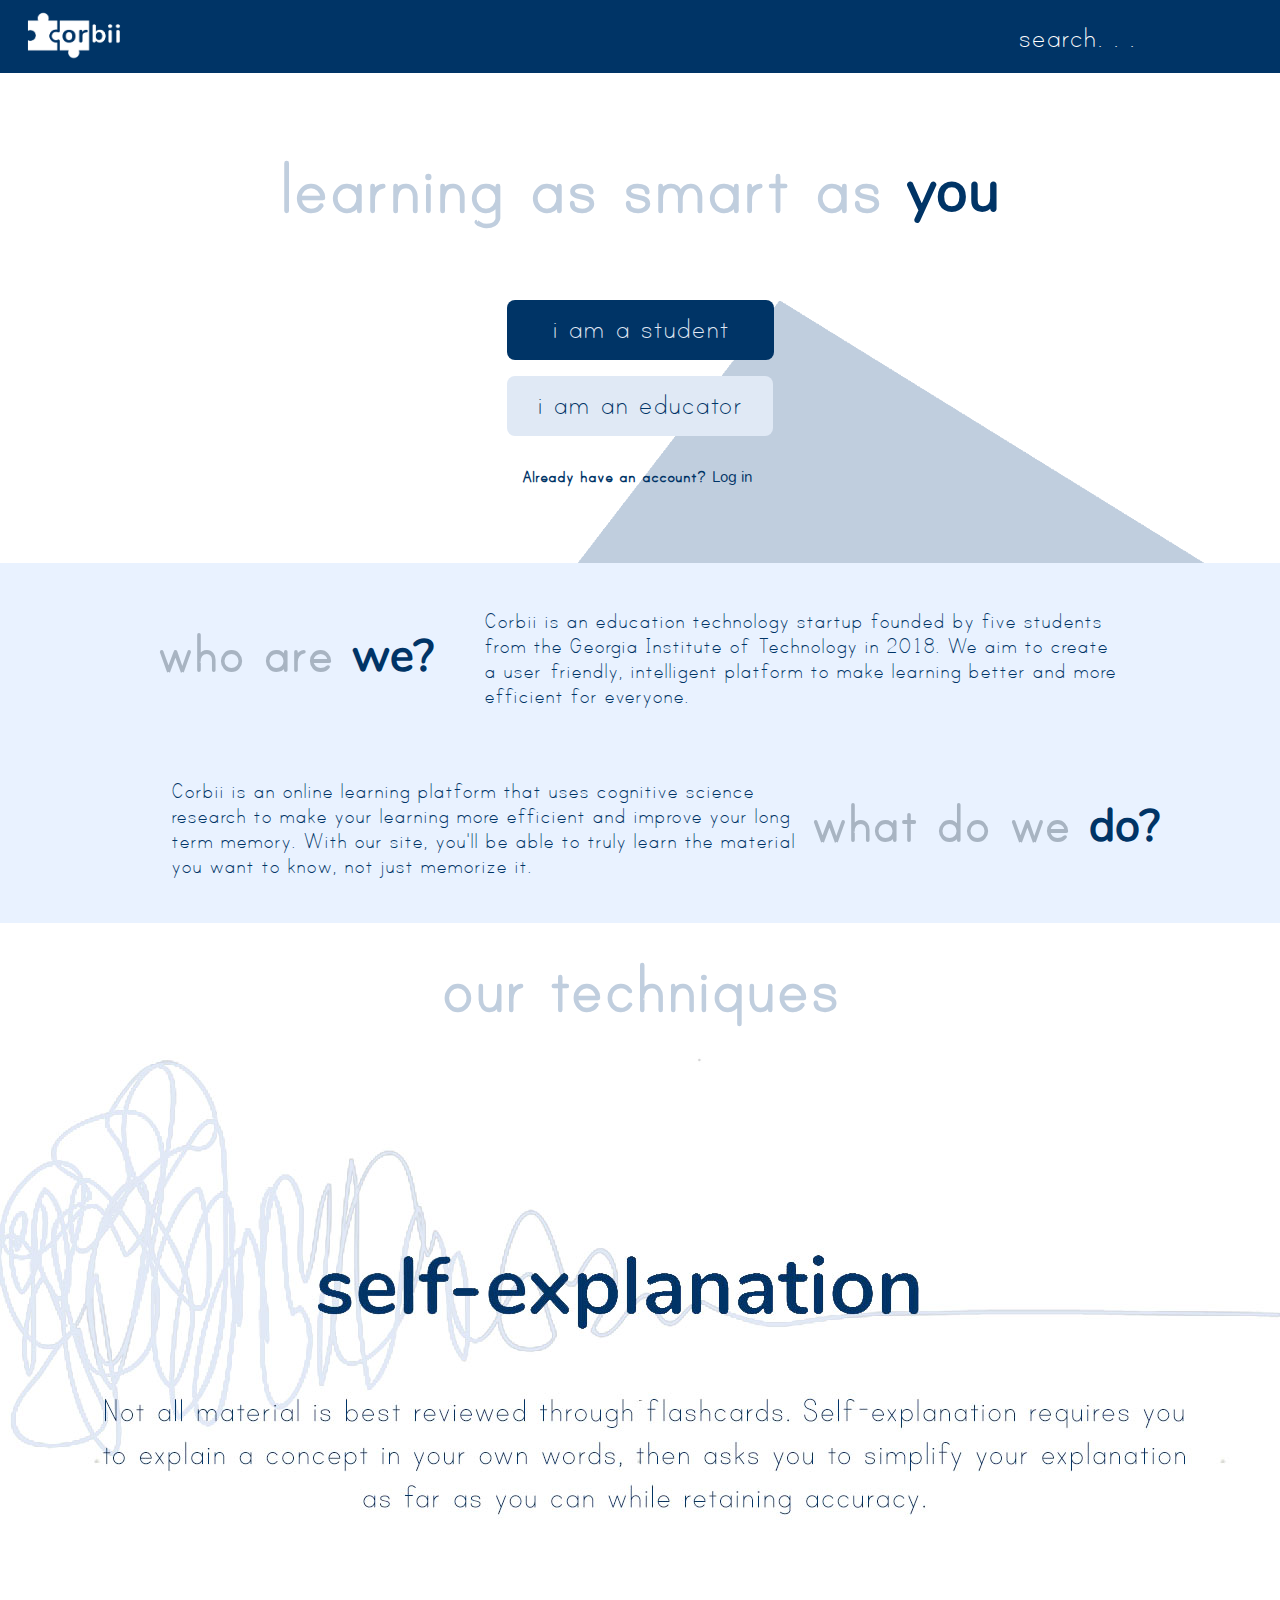
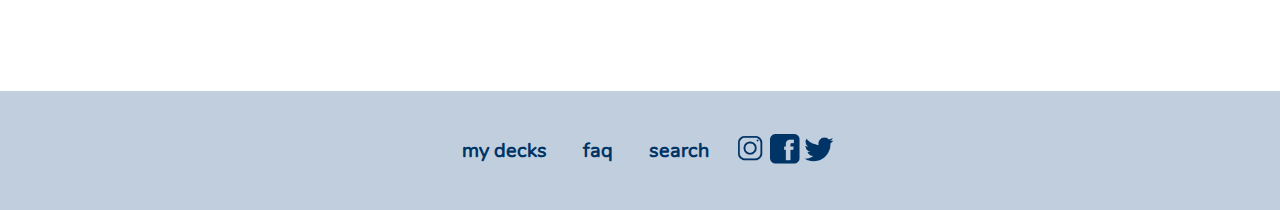
<file: index.html>
<!DOCTYPE html>

<html>
  <head>
    <title>Corbii</title>
    <link rel = "stylesheet" href = "style.css">
  </head>
  
  <body>
    <div class = "header"> 
      <a href = './index.html'>
         <img id = 'header-logo' src='resources/header-logo.png' />
      </a>
      <input id = "searchbar" type = "text" placeholder = "search. . .">
    </div>

    <div class = "account-block">
      <h1 class = "header-title" id = "slogan">learning as smart as
        <span class = "emphasized-words" id = "you"> you </span> 
      </h1>
      <br>
      <button class = "primary-button" type = "button"> 
        i am a student
      </button>
      <br><br>
      <button class = "secondary-button" type = "button">
        i am an educator
      </button>
      <h3 id = 'log-in-subheader'> Already have an account?
        <button id = 'log-in'>Log in</button>
      </h3>
      <br><br>
    </div>

    <div class = 'modal' id = 'login-modal'>
      <div class = 'modal-content'>
        <span class = 'close'>&times;</span>
        <h3 class= 'header-title' id = 'log-in-header'>log in</h3>
        <input class = 'login-text' id = "email-login" type = "text" placeholder = "email">
        <input class = 'login-text' id = "password-login" type = "text" placeholder = "password">
        <button class = 'primary-button'>
          log in with google
        </button>
        <br><br>
        <button class = 'secondary-button'>
          log in with facebook
        </button>
        <br><br>
      </div>
    </div>

    <div class = "home-info">
      <h1 class = "header-title">who are 
        <span class = "emphasized-words"> we?</span>
      </h1>
      <p class = "answer-text">Corbii is an education technology startup founded by five students from the Georgia Institute of Technology in 2018. We aim to create a user-friendly, intelligent platform to make learning better and more efficient for everyone. </p>
    </div>

    <div class = 'home-info' id = 'info2'>
      <p class = "answer-text">Corbii is an online learning platform that uses cognitive science research to make your learning more efficient and improve your long term memory. With our site, you'll be able to truly learn the material you want to know, not just memorize it.</p>
      <h1 class = "header-title">what do we 
        <span class = "emphasized-words"> do?</span>
      </h1>
    </div>

    <div class = 'cogsci-techniques'>
      <h2 class = 'header-title' id = 'our-techniques'>our techniques</h2>
      <slider>
        <slide></slide>
        <slide></slide>
        <slide></slide>
        <slide></slide>
      </slider>
    </div>
 
    <div class = 'learn-button'>
      <button class = "primary-button" id = 'start-learning' type = "button">start learning!</button>
    </div>

    <div class = 'footer'>
      <table class = 'footer-table' align = 'center'>
        <tr>
          <th class = 'footer-link'><a> my decks </a></th>
          <th class = 'footer-link'><a> faq </a></th>
          <th class = 'footer-link' id = 'footer-search'><a> search </a></th>
          <th class = 'footer-social'>
            <a href = 'https://www.instagram.com/corbiitech/'>
              <img src = './resources/footer/ig.png'>
            </a>
          </th>
          <th class = 'footer-social'>
            <a href = 'https://www.facebook.com/corbiitech/'>
              <img src = './resources/footer/fb.png'>
            </a>
          </th>
          <th class = 'footer-social'>
            <a href = 'https://www.twitter.com/corbiitech/'>
              <img src = './resources/footer/twitter.png'>
            </a>
          </th>
        </tr>
      </table>
    </div>

    <script src = "style.js"></script>
  </body>
</html>
</file>
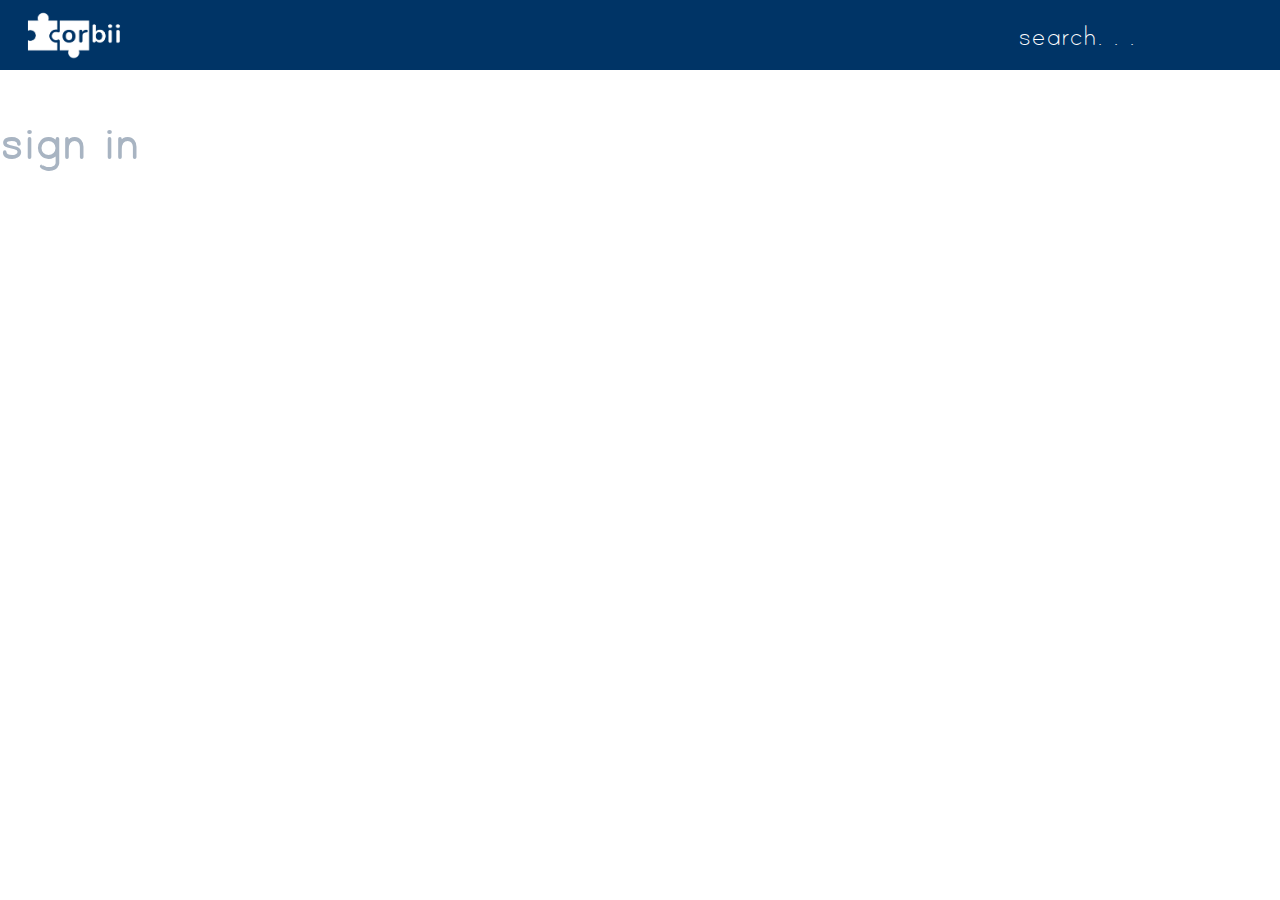
<file: account.html>
<!DOCTYPE html>

<html>
  <head>
    <title>Corbii</title>
    <link rel = "stylesheet" href = "style.css">
  </head>
  
  <body>
    <div class = "header"> 
      <img id = 'header-logo' src='resources/header-logo.png' />
      <input id = "searchbar" type = "text" placeholder = "search. . .">
    </div>

    <div class = 'signin-w-google'>
      <h1 class = 'header-title'>sign in</h1>
      
    </div>
  </body>
</html>
</file>
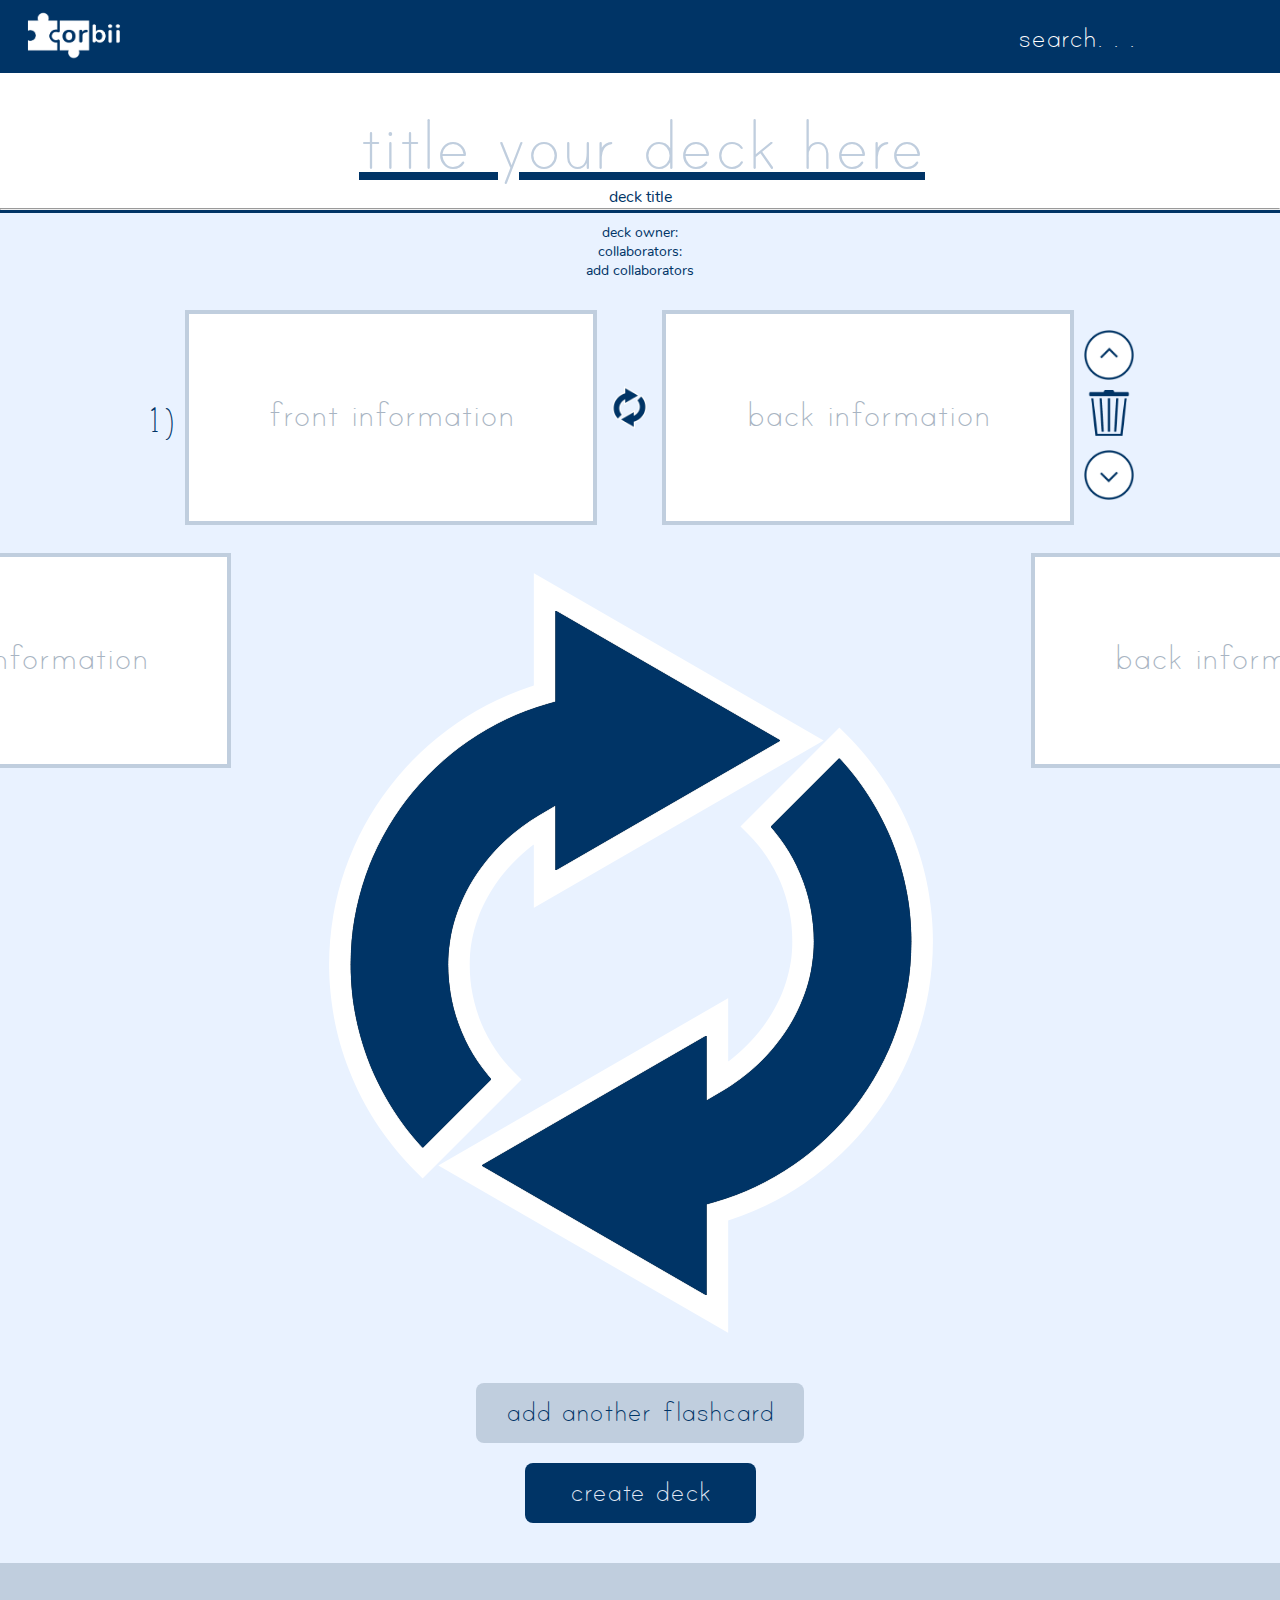
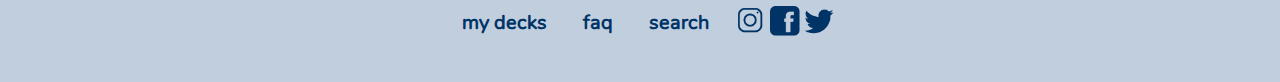
<file: createdeck.html>
<!DOCTYPE html>

<html>
  <head>
    <title>Corbii</title>
    <link rel = "stylesheet" href = "style.css">
  </head>
  
  <body>
    <div class = "header"> 
      <a href = './index.html'>
         <img id = 'header-logo' src='resources/header-logo.png' />
      </a>
      <input id = "searchbar" type = "text" placeholder = "search. . .">
    </div>

    <div class = 'create-deck'>
      <input id = 'deck-title' type = "text" placeholder = "title your deck here">
      <p class = 'small-caption' id = 'deck-subtitle'> deck title </p>
    </div>

    <div class = 'hr'><hr /></div>

    <div class = 'collaborators'>
      <p class = 'small-caption'> deck owner: </p>
      <p class = 'small-caption'> collaborators: </p>
      <div id = 'collab'>
        <button class = 'small-caption' id = 'collab-button'> add collaborators </button>
      </div>
    </div>

    <div class = 'modal' id = 'login-modal'>
      <div class = 'modal-content'>
        <span class = 'close'>&times;</span>
        <h3 class= 'header-title' id = 'log-in-header'>add collaborators</h3>
        <input class = 'login-text' = "text" placeholder = "enter names">
        <button class = 'secondary-button'>
          send request
        </button>
        <br><br>
      </div>
    </div>

    <div class = 'flashcard'>
      <p class = 'flashcard-number'> 1) </p>
      <div class = 'flashcard-side'>
          <textarea class = 'flashcard-text' type = "text" placeholder = "front information"></textarea> 
      </div>
      <img class = 'switch-front-and-back' src = './resources/flashcard-img/switch.png'>
      <div class = 'flashcard-side'>
          <textarea class = 'flashcard-text' type = "text" placeholder = "back information"></textarea> 
      </div>
      <div class = 'side-menu'>
        <img class = 'side-options' src = './resources/flashcard-img/up-arrow.png'>
        <img class = 'side-options' src = './resources/flashcard-img/trash.png'>
        <img class = 'side-options' src = './resources/flashcard-img/down-arrow.png'>
      </div>
    </div>

    <div class = 'flashcard'>
      <p class = 'flashcard-number'> 2) </p>
      <div class = 'flashcard-side'>
          <textarea class = 'flashcard-text' type = "text" placeholder = "front information"></textarea> 
      </div>
      <img id = 'switch-front-and-back' src = './resources/flashcard-img/switch.png'>
      <div class = 'flashcard-side'>
          <textarea class = 'flashcard-text' type = "text" placeholder = "back information"></textarea> 
      </div>
      <div class = 'side-menu'>
        <img class = 'side-options' src = './resources/flashcard-img/up-arrow.png'>
        <img class = 'side-options' src = './resources/flashcard-img/trash.png'>
        <img class = 'side-options' src = './resources/flashcard-img/down-arrow.png'>
      </div>
    </div>

    <div class = 'add-more-card'>
      <button class = "secondary-button" id = 'more-flashcard' type = "button">add another flashcard</button>
    </div>

    <div class = 'add-more-card' id = 'finalize-deck'>
      <button class = "primary-button" type = "button">create deck</button>
    </div>

    <div class = 'footer'>
      <table class = 'footer-table' align = 'center'>
        <tr>
          <th class = 'footer-link'><a> my decks </a></th>
          <th class = 'footer-link'><a> faq </a></th>
          <th class = 'footer-link' id = 'footer-search'><a> search </a></th>
          <th class = 'footer-social'>
            <a href = 'https://www.instagram.com/corbiitech/'>
              <img src = './resources/footer/ig.png'>
            </a>
          </th>
          <th class = 'footer-social'>
            <a href = 'https://www.facebook.com/corbiitech/'>
              <img src = './resources/footer/fb.png'>
            </a>
          </th>
          <th class = 'footer-social'>
            <a href = 'https://www.twitter.com/corbiitech/'>
              <img src = './resources/footer/twitter.png'>
            </a>
          </th>
        </tr>
      </table>
    </div>

    <script src = "style.js"></script>
  </body>
</html>
</file>
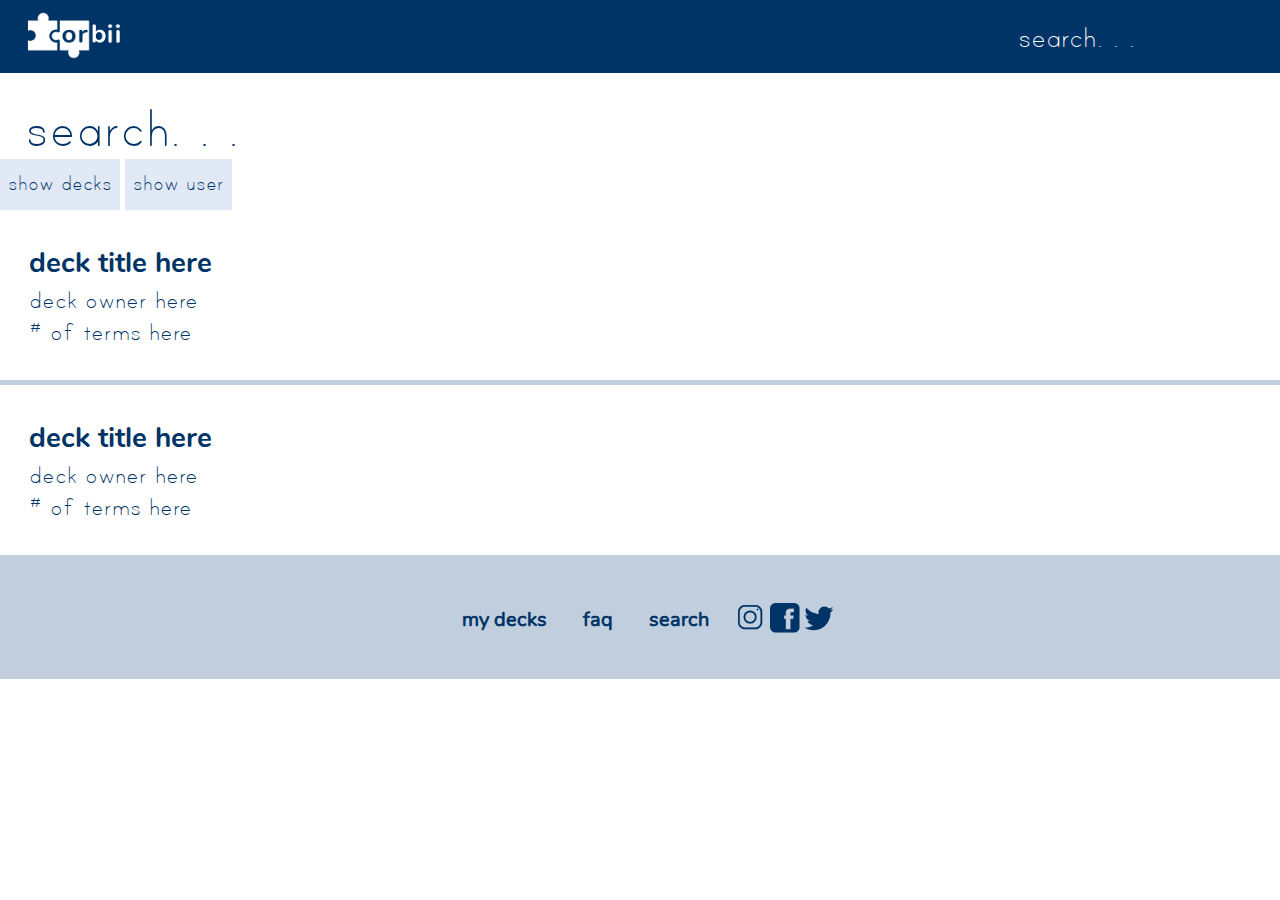
<file: search.html>
<!DOCTYPE html>

<html>
  <head>
    <title>Corbii</title>
    <link rel = "stylesheet" href = "style.css">
  </head>
  
  <body>
    <div class = "header"> 
      <a href = './index.html'>
         <img id = 'header-logo' src='resources/header-logo.png' />
      </a>
      <input id = "searchbar" type = "text" placeholder = "search. . .">
    </div>

    <div class = 'main-searchbar'>
        <input id = "big-search" type = "text" placeholder = "search. . .">
        <button class = 'filter-button' id = 'show-decks'> show decks </button>
        <button class = 'filter-button' id = 'show-users'> show user </button>
    </div>

    <div class = 'result-box'>
      <p class = 'deck-text' id = 'deck-name'>deck title here</p>
      <p class = 'deck-text' id = 'deck-owner'>deck owner here</p>
      <p class = 'deck-text' id = 'num-of-terms'># of terms here</p>
    </div>

    <div class = 'result-box'>
      <p class = 'deck-text' id = 'deck-name'>deck title here</p>
      <p class = 'deck-text' id = 'deck-owner'>deck owner here</p>
      <p class = 'deck-text' id = 'num-of-terms'># of terms here</p>
    </div>

      <div class = 'footer'>
      <table class = 'footer-table' align = 'center'>
        <tr>
          <th class = 'footer-link'><a> my decks </a></th>
          <th class = 'footer-link'><a> faq </a></th>
          <th class = 'footer-link' id = 'footer-search'><a> search </a></th>
          <th class = 'footer-social'>
            <a href = 'https://www.instagram.com/corbiitech/'>
              <img src = './resources/footer/ig.png'>
            </a>
          </th>
          <th class = 'footer-social'>
            <a href = 'https://www.facebook.com/corbiitech/'>
              <img src = './resources/footer/fb.png'>
            </a>
          </th>
          <th class = 'footer-social'>
            <a href = 'https://www.twitter.com/corbiitech/'>
              <img src = './resources/footer/twitter.png'>
            </a>
          </th>
        </tr>
      </table>
    </div>
  </body>
</html>
</file>
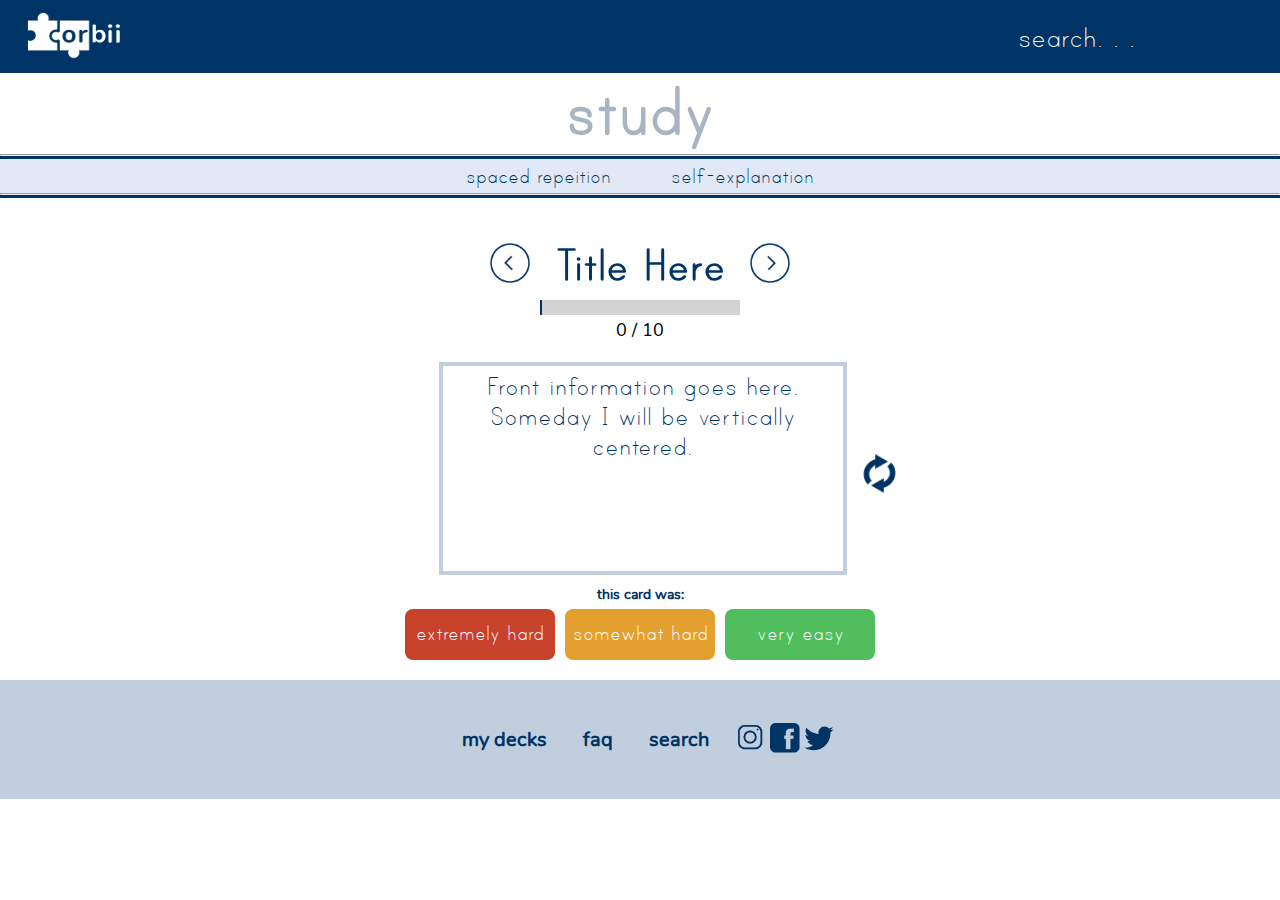
<file: spacedrep.html>
<!DOCTYPE html>

<html>
  <head>
    <title>Corbii</title>
    <link rel = "stylesheet" href = "style.css">
  </head>
  
  <body>
    <div class = "header"> 
      <a href = './index.html'>
         <img id = 'header-logo' src='resources/header-logo.png' />
      </a>
      <input id = "searchbar" type = "text" placeholder = "search. . .">
    </div>

    <div class = 'study-header'>
      <h2 class = 'header-title' id = 'study-header'>study</h2>
    </div>

    <div class = 'hr'><hr /></div>

    <div class = 'study-nav'>
      <a href = './spacedrep.html' class = 'study-menu'> spaced repeition </a>
      <a class = 'study-menu'> self-explanation </a>
    </div>

    <div class = 'hr'><hr /></div>




    <div class = 'flashcard-nav'>
      <input type = 'image' class = 'prev-and-next' id = 'previous' src =  './resources/prev-arrow.png'>
      <div class = 'progress'>
        <h2 class = 'deck-title'> Title Here </h2>

        <div class="progress-bar">
          <div id="card-progress" class="progress-bar"></div>
        </div>

        <p id = 'card-counter'>
          <span id = 'cards-done'>0</span> /
          <span id = 'total-cards'>10</span>
        </p>

      </div>

      <input type = 'image' class = 'prev-and-next' id = 'next' src =  './resources/next-arrow.png' onclick = "move()">
    </div>

    <div class = 'flashcard-area'>
      <p class = 'flashcard-text' id = 'study-card'> Front information goes here. Someday I will be vertically centered.</p> 
      <img class = 'switch-front-and-back' id = 'flip-card' src = './resources/flashcard-img/switch.png'>
    </div>

    <div class = 'self-review' >
      <h3 class = 'small-caption'> this card was: </h3>
      <div class = 'button-menu'>
        <button class = 'analysis-button' id = 'very-hard'>extremely hard</button>
        <button class = 'analysis-button' id = 'somewhat-hard'>somewhat hard</button>
        <button class = 'analysis-button' id = 'very-easy'>very easy</button>
      </div>
    </div>


    <div class = 'footer'>
      <table class = 'footer-table' align = 'center'>
        <tr>
          <th class = 'footer-link'><a> my decks </a></th>
          <th class = 'footer-link'><a> faq </a></th>
          <th class = 'footer-link' id = 'footer-search'><a> search </a></th>
          <th class = 'footer-social'>
            <a href = 'https://www.instagram.com/corbiitech/'>
              <img src = './resources/footer/ig.png'>
            </a>
          </th>
          <th class = 'footer-social'>
            <a href = 'https://www.facebook.com/corbiitech/'>
              <img src = './resources/footer/fb.png'>
            </a>
          </th>
          <th class = 'footer-social'>
            <a href = 'https://www.twitter.com/corbiitech/'>
              <img src = './resources/footer/twitter.png'>
            </a>
          </th>
        </tr>
      </table>
    </div>

    <script src = "style.js"></script>
  </body>
</html>
</file>
<file: style.css>
@font-face {
  font-family: Print Clearly;
  src: url("./resources/fonts/PrintClearly.TTF");
}
@font-face {
  font-family: Nunito;
  src: url("./resources/fonts/Nunito.ttf");
}

@font-face {
  font-family: Nunito Bold;
  src: url("./resources/fonts/Nunito-Bold.ttf");
}

/* General Things */

a {
  cursor: pointer;
  text-decoration: none;
}


body {
  margin: 0px;
  font-family: Print Clearly;
}

button {
  font-family: Print Clearly;
  border: none;
  text-decoration: none;
  font-size: 33px;
  padding-top: 12px;
  padding-bottom: 15px;
  border-radius: 8px;
  cursor: pointer;
}

input:focus {
  outline: none;
}

textarea:focus {
  outline: none;
}

button:focus {
  outline: none;
}

hr {
  margin: 0;
}

/* Header Stuff */

.header {
  display: flex;
  background-color: #003466;
  padding-top: 10px;
  padding-bottom: 10px;
}

#header-logo {
  width: 150px;
  height: 50px;
}

#searchbar {
  font-family: 'Print Clearly';
  font-size: 25pt;
  width: 200px;
  border: none;
  margin-left: auto;
  margin-right: 60px;
  background-color: #003466;
  caret-color: white;
}

#searchbar::placeholder {
  color: white;
}

.account-block {
  text-align: center;
  background-image: url('./resources/triangle.png');
  background-position: center;
  background-size: cover;
}

#slogan {
  font-size: 80px;
  color: #C0CEDE;
  padding-top: 20px;
}

#you {
  font-size: 57px;
}

.header-title {
  color: #A8B4C2;
  font-size: 60px;
}

.emphasized-words {
  font-family: Nunito;
  color: #003466;
  font-size: 45px;
}

.primary-button {
  background-color: #003466;
  color: #E0E9F5;
  padding-right: 45px;
  padding-left: 45px;
}

.primary-button:hover {
  background-color: #002140;
}

.secondary-button {
  background-color: #E0E9F5;
  color: #003466;
  font-size: 33px;
  padding-right:30px;
  padding-left: 30px;
}

.secondary-button:hover {
  background-color: #E8EEF8;
}

#log-in-subheader {
  font-size-adjust: 15px;
  color: #003466;
}

#log-in {
  font-family: Nunito, bold;
  font-size: 15px;
  cursor: pointer;
  padding-bottom: 25px;
  background: none;
  border: none;
  padding-left: 0;
  color: #003466;
}

/* Log in pop-up */

.modal {
  display: none;
  position: fixed;
  z-index: 1;
  left: 0;
  top: 0;
  top: 50px;
  width: 100%;
  height: 100%;

}

.close {
    color: #aaa;
    float: right;
    font-size: 28px;
    font-weight: bold;
    padding-right: 10px;
}

.close:hover,
.close:focus {
    color: #003466;
    text-decoration: none;
    cursor: pointer;
}

.modal-content {
    position: relative;
    background-color: #fefefe;
    padding: 0;
    width: 58%;
    animation-name: animatetop;
    animation-duration: 0.6s;
    text-align: center;
    display: block;
    border: 5px solid #003466;
    margin: 5% auto;
}

.login-text {
  font-family: 'Print Clearly';
  font-size: 25pt;
  width: 400px;
  border: none;
  border: 2px solid #C0CEDE;
  display: block;
  margin: 0 auto;
  caret-color: #C0CEDE;
}

#searchbar, select, textarea {
  color: white;
}

#log-in-header {
  margin-top: 30px;
  margin-bottom: 20px;
}

#email-login, #password-login {
  padding-top: 10px;
  padding-bottom: 10px;
  margin-bottom: 20px;
  padding-left: 5px; 
}

.login-text::placeholder {
  color: #C0CEDE;
}

.login-text, select, textarea {
  color: #A8B4C2;
}

@keyframes animatetop {
    from {top: -300px; opacity: 0}
    to {top: 0; opacity: 1}
}

#log-in:visited {
  color: #003466;
}

/* Home Page stuff */

.home-info {
  display: flex;
  justify-content: center;
  background-color: #E9F2FF;
  padding-bottom: 20px;
  padding-top: 20px;
}

.answer-text {
  font-size: 25px;
  color: #003466;
  padding-left: 50px;
  width: 50%;
}

#info2 {
  padding-top: 0px;
}

#our-techniques {
  color: #C0CEDE;
  font-size: 75px;
  margin: 27px;
}

.cogsci-techniques {
  text-align: center;
}

slider {
  display: block;
  width: 100%;
  height: 70%;
  background-color: #1f1f1f;
  overflow: hidden;
  position: absolute;
}

slider > * {
  position: absolute;
  display: block;
  width: 100%;
  height: 100%;
  background: #1f1f1f;
  animation: slide 12s infinite;
  overflow: hidden;
}

slide:nth-child(1) {
  left: 0%;
  animation-delay: -1s;
  background-image: url('./resources/slideshow-img/spaced-rep.jpg');
  background-size: cover;
  background-position: center;
}

slide:nth-child(2) {
  animation-delay: 2s;
  background-image: url('./resources/slideshow-img/self-exp.jpg');
  background-size: cover;
  background-position: center;
}

slide:nth-child(3) {
  animation-delay: 5s;
  background-image: url('./resources/slideshow-img/spaced-rep.jpg');
  background-size: cover;
  background-position: center;
}

slide:nth-child(4) {
  animation-delay: 8s;
  background-image: url('./resources/slideshow-img/self-exp.jpg');
  background-size: cover;
  background-position: center;
}

@keyframes slide {
  0% {left: 100%; width: 100%;}
  5% {left: 0%;}
  25% {left: 0%;}
  30% {left: -100%; width: 100%;}
  30.0001% {left: -100%; width: 0%;}
  100% {left: 100%; width: 0%;}
}

.learn-button { 
  padding-top: 515px;
  padding-bottom: 40px;
  text-align: center;
}

#start-learning {
  padding-top: 25px;
  padding-bottom: 25px;
  padding-left: 80px;
  padding-right: 80px;
}

/* Footer */

.footer {
  background-color: #C0CEDE;
  padding-top: 40px;
  padding-bottom: 40px;
  color: #003466;
}

.footer-link {
  font-family: Nunito;
  font-size: 20px;
  text-align: center;
  font-color: #003466;
  padding-left: 17px;
  padding-right: 17px;
}

#footer-search {
  padding-right: 24px;
}

.footer-social img {
  width: 30px;
  height: 30px;
}

/* Create a Deck tools */

.create-deck {
  margin-top: 30px;
}

#deck-title {
  font-family: 'Print Clearly';
  font-size: 60pt;
  width: 100%;
  border: none;
  display: block;
  margin: 0 auto;
  caret-color: #C0CEDE;
  text-align: center;
  text-decoration: underline;
}

#deck-title::placeholder {
   color: #C0CEDE; 
}

#deck-title, select, textarea {
  color: #003466;
}

.small-caption {
  text-align: center;
  font-family: Nunito;
  color: #003466;
  font-size: 14px;
  margin: 0;
}

#deck-subtitle {
  color: #003466;
  font-size: 16px;
}

div.hr {
  background: #003466  no-repeat scroll center;
  width: 100%;
  height:5px;
}

.collaborators {
  padding-top: 10px;
  padding-bottom: 5px;
  background-color: #E9F2FF;
} 

#collab {
  display: flex;
  justify-content: center;
}

#collab-button {
  background-color: #E9F2FF;
  padding: 0;
  font-family: Nunito, bold;
}

.flashcard {
  display: flex;
  justify-content: center;
  padding-top: 25px;
  background-color: #E9F2FF;
}

.flashcard-number {
  font-size: 40px;
  padding-top: 50px;
  margin-right: 10px;
  color: #003466;
}

.flashcard-text {
  height: 200px;
  width: 400px;
  border: 4px solid #C0CEDE;
  text-decoration: none;
  font-family: Print Clearly;
  font-size: 30px;
  text-align: center;
  padding-top: 5px;
  resize: none;
}

.flashcard-text::placeholder {
  text-align: center;
  padding-top: 75px;
  font-size: 40px;
  color: #A8B4C2;
}

.switch-front-and-back {
  width: 45px;
  height: 45px;
  padding-left: 10px;
  padding-right: 10px;
  padding-top: 75px;
}

.side-menu {
  margin-top: 10px;
}

.side-options {
  width: 50px;
  height: 50px;
  display: block;
  margin-left: 10px;
  margin-top: 10px;
}

.add-more-card {
  background-color: #E9F2FF;
  padding-top: 30px;
  display: flex;
  justify-content: center;
}

#more-flashcard {
  background-color: #C0CEDE;
}

#more-flashcard:hover {
  background-color: #E0E9F5;
}

#finalize-deck {
  padding-top: 20px;
  padding-bottom: 40px;
}

/* Study */

#study-header {
  margin: 0;
  text-align: center;
  font-size: 75px;
  margin-bottom: 5px;
}

.study-menu {
  text-align: center;
  font-family: Print Clearly;
  color: #003466;
  font-size: 24px;
  margin: 0;
  padding-left: 30px;
  padding-right: 30px;
}

.study-nav {
  padding-top: 5px;
  padding-bottom: 5px;
  display: flex;
  justify-content: center;
  background-color: #E0E9F5; 
}

.flashcard-nav {
  display: flex;
  justify-content: center;
}

.deck-title {
  font-family: Print Clearly;
  font-size: 50px;
  text-align: center;
  color: #003466;
  margin-bottom: 10px;
}

.prev-and-next {
  width: 40px;
  height: 40px;
  padding-top: 45px;
  padding-right: 10px;
  padding-left: 10px;
}

.progress-bar {
  height: 15px;
  width: 200px;
  background-color: lightgray;
}

#card-progress {
  background-color: #003466;
  width: 1%;
}

#card-counter {
  font-family: Nunito, bold;
  font-size: 18px;
  text-align: center;
  margin-bottom: 20px;
  margin-top: 3px;
}

.flashcard-area {
  background-color: white;
  display: flex;
  justify-content: center;
  align-items: center;
  color: #003466;
  padding-left: 70px;
}

#study-card {
  margin-top: 0;
  display: flex;
  margin-bottom: 10px;
}

.button-menu {
  padding-bottom: 20px;
  display: flex;
  justify-content: center;
  padding-top: 5px;
}

.analysis-button {
  font-size: 24px;
  color: white;
  margin-right: 5px;
  margin-left: 5px;
  width: 150px;
  align-items: center;
}

#very-hard {
  background-color: #C8412B;
}

#very-hard:hover {
  background-color: #963120;
}

#somewhat-hard {
  background-color: #E3A02F;
}

#somewhat-hard:hover {
  background-color: #AA7823;
}

#very-easy {
  background-color: #50BE5C;
}

#very-easy:hover {
  background-color: #3C8F45;
}

#flip-card {
  padding-top: 0;
}

.result-box {
  border-bottom: 5px solid #C0CEDE;
  font-family: Print Clearly;
  font-size: 28px;
  color: #003466;
  padding-left: 25px;
  padding-bottom: 30px;
  padding-top: 30px;
}

.deck-text {
  margin: 4px;
}

#deck-name {
  font-family: Nunito Bold;
}

#big-search {
  font-size: 60px;
  color: #003466;
  text-decoration: none;
  border: none;
  font-family: Print Clearly;
  padding-left: 25px;
  padding-top: 25px;
  padding-right: 350px;
}

#big-search::placeholder {
  color: #003466;
}

.filter-button {
  background-color: #E0E9F5;
  color: #003466;
  border-radius: 0;
  font-size: 24px;
  padding-right: 8px;
  padding-left: 8px;  
}
</file>
